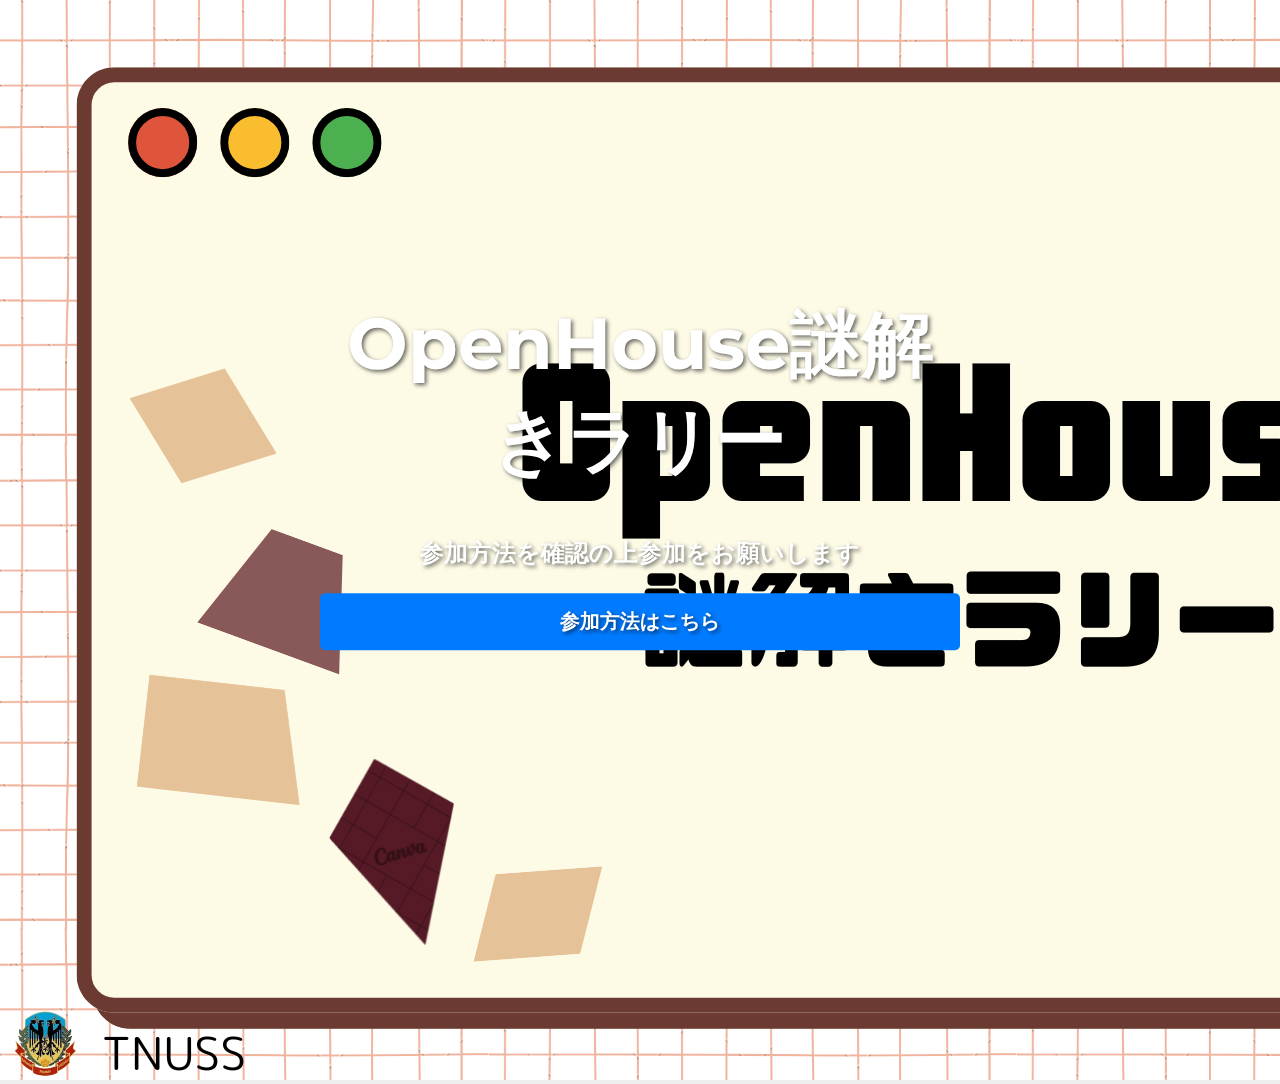
<file: nazotoki/index.html>
<!DOCTYPE html>
<html lang="ja">
<head>
<!-- made by kumapuni -->
<!-- Google tag (gtag.js) -->
<script async src="https://www.googletagmanager.com/gtag/js?id=G-0LTNZGSXLS"></script>
<script>
  window.dataLayer = window.dataLayer || [];
  function gtag(){dataLayer.push(arguments);}
  gtag('js', new Date());

  gtag('config', 'G-0LTNZGSXLS');
</script>
    <meta charset="UTF-8">
    <meta http-equiv="X-UA-Compatible" content="IE=edge">
    <meta name="viewport" content="width=device-width, initial-scale=1.0">
    <title>OpenHouse謎解きラリー</title>
    <meta name=”description“ content="文化祭での謎解きです。ぜひご参加下さい。"> 
    <link rel="stylesheet" href="https://fonts.googleapis.com/css2?family=Montserrat:wght@300;400;500;600&display=swap">
    <link rel="stylesheet" href="../data/header.css">
    <link rel="stylesheet" href="../data/style.css">
    <link rel="icon" href="../data/favicon.svg" type="image/svg+xml">
</head>

<body class="conts-body">
<section class="hero">
    <img src="./1.png">
    </div>
        <!-- バーチャルの学校のテキストとボタンを追加 -->
        <div class="virtual-school">
            <h1>OpenHouse謎解きラリー</h1>
            <p>参加方法を確認の上参加をお願いします</p>
            <a href="./join.html" class="virtual-school-button">参加方法はこちら</a>
            </div>
    </div>
</section>

<script src="https://cdnjs.cloudflare.com/ajax/libs/jquery/3.6.0/jquery.min.js"></script>
<script src="../data/script.js"></script>
</body>
</html>
</file>
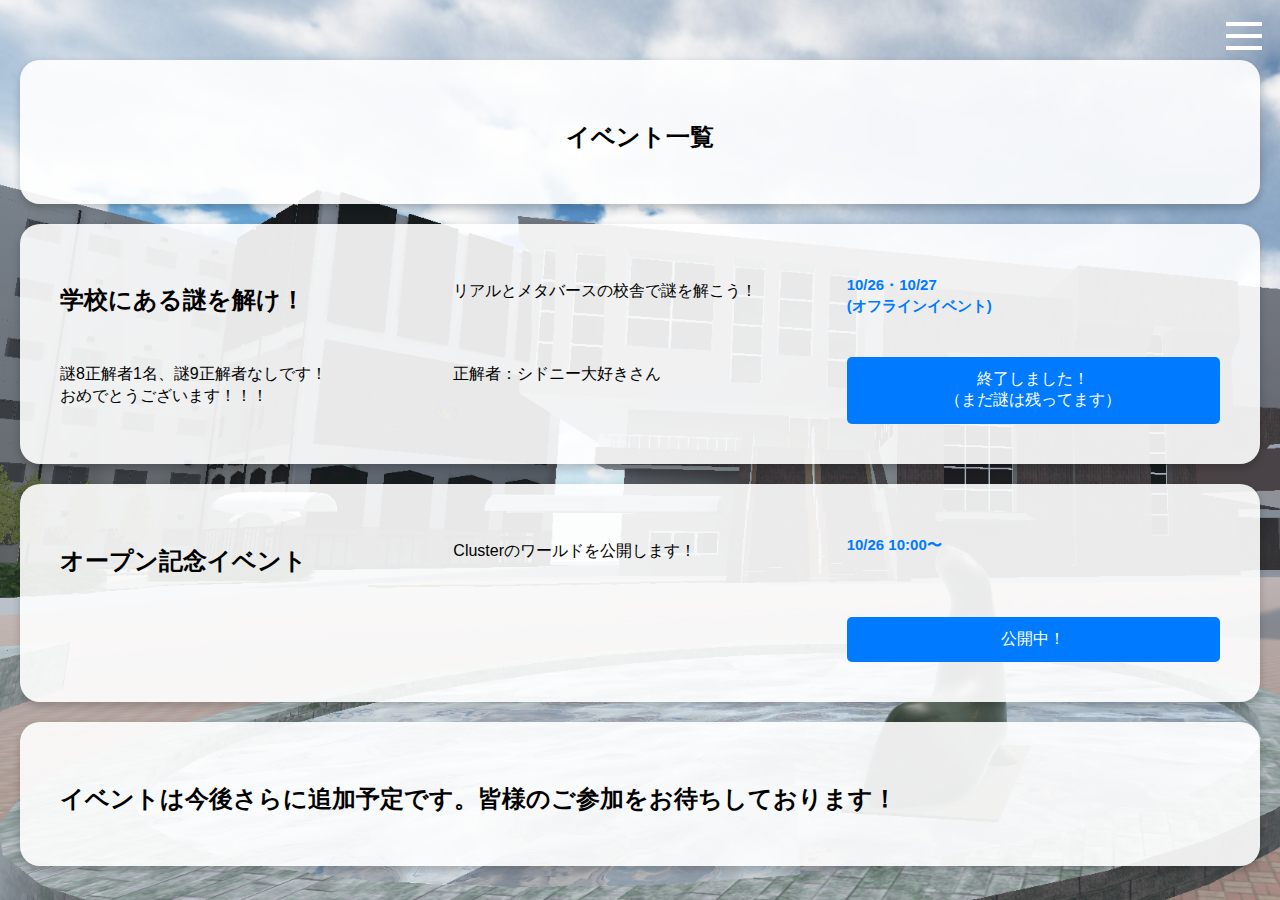
<file: event.html>
<!DOCTYPE html>
<html lang="ja">
<head>
<!-- made by kumapuni -->
<!-- Google tag (gtag.js) -->
<script async src="https://www.googletagmanager.com/gtag/js?id=G-0LTNZGSXLS"></script>
<script>
  window.dataLayer = window.dataLayer || [];
  function gtag(){dataLayer.push(arguments);}
  gtag('js', new Date());

  gtag('config', 'G-0LTNZGSXLS');
</script>
    <meta charset="UTF-8">
    <meta http-equiv="X-UA-Compatible" content="IE=edge">
    <meta name="viewport" content="width=device-width, initial-scale=1.0">
    <title>イベント|TNUSS Virtual OpenHouse 2024</title>  
    <meta name=”description“ content=“土浦日本大学中等教育学校のバーチャル文化祭です。ぜひご参加ください。“ /> 
    <link rel="preconnect" href="https://fonts.googleapis.com">
<link rel="preconnect" href="https://fonts.gstatic.com" crossorigin>
<link href="https://fonts.googleapis.com/css2?family=Noto+Sans+JP:wght@100..900&display=swap" rel="stylesheet">    <link rel="stylesheet" href="data/header.css">
    <link rel="stylesheet" href="data/style2.css">
    <link rel="icon" href="data/favicon.svg" type="image/svg+xml">
</head>
<body style="background-color: black; background-image: url('back.PNG'); background-repeat: no-repeat; background-size: cover; background-attachment: fixed;">
    <header>
        <button class="hamburger">
            <span class="hamburger_bar"></span>
            <span class="hamburger_bar"></span>
            <span class="hamburger_bar"></span>
        </button>
        <nav class="nav">
            <ul class="nav-list">
                <li class="nav-item"><a href="index.html">Home</a></li>
                <li class="nav-item"><a href="join.html">参加方法</a></li>
                <li class="nav-item"><a href="event.html">イベント一覧</a></li>
            </ul>
        </nav>
    </header>

    <section class="join-section">
        <div class="container">
            <center>  <h2>イベント一覧</h2></center>
            
    </section>
    <section class="join-section">
        <div class="container">
            
            <h2>学校にある謎を解け！</h2>
            <p>リアルとメタバースの校舎で謎を解こう！</p>
            <h1>10/26・10/27<br>(オフラインイベント)</h1>
            <p>謎8正解者1名、謎9正解者なしです！<br>おめでとうございます！！！</p>
            <p>正解者：シドニー大好きさん</p>
          <button class="join-button"><a href="./nazotoki/">終了しました！<br>（まだ謎は残ってます）</a></button>
        </div>
        </section>
        <section class="join-section">
          <div class="container">
            
            <h2>オープン記念イベント</h2>
            <p>Clusterのワールドを公開します！</p>
            <h1>10/26 10:00〜</h1>
            <p></p>
            <p></p>
           <button class="join-button"><a href="https://cluster.mu/w/1cb4697f-c334-4c01-947f-f96f1abfb413">公開中！</a></button>
    </section>
    <section class="join-section">
        <div class="container">
            
            <h2>イベントは今後さらに追加予定です。皆様のご参加をお待ちしております！</h2>
        </div>
    </section>

    <script src="https://cdnjs.cloudflare.com/ajax/libs/jquery/3.6.0/jquery.min.js"></script>
    <script src="data/script.js"></script>
</body>
</html>
</file>
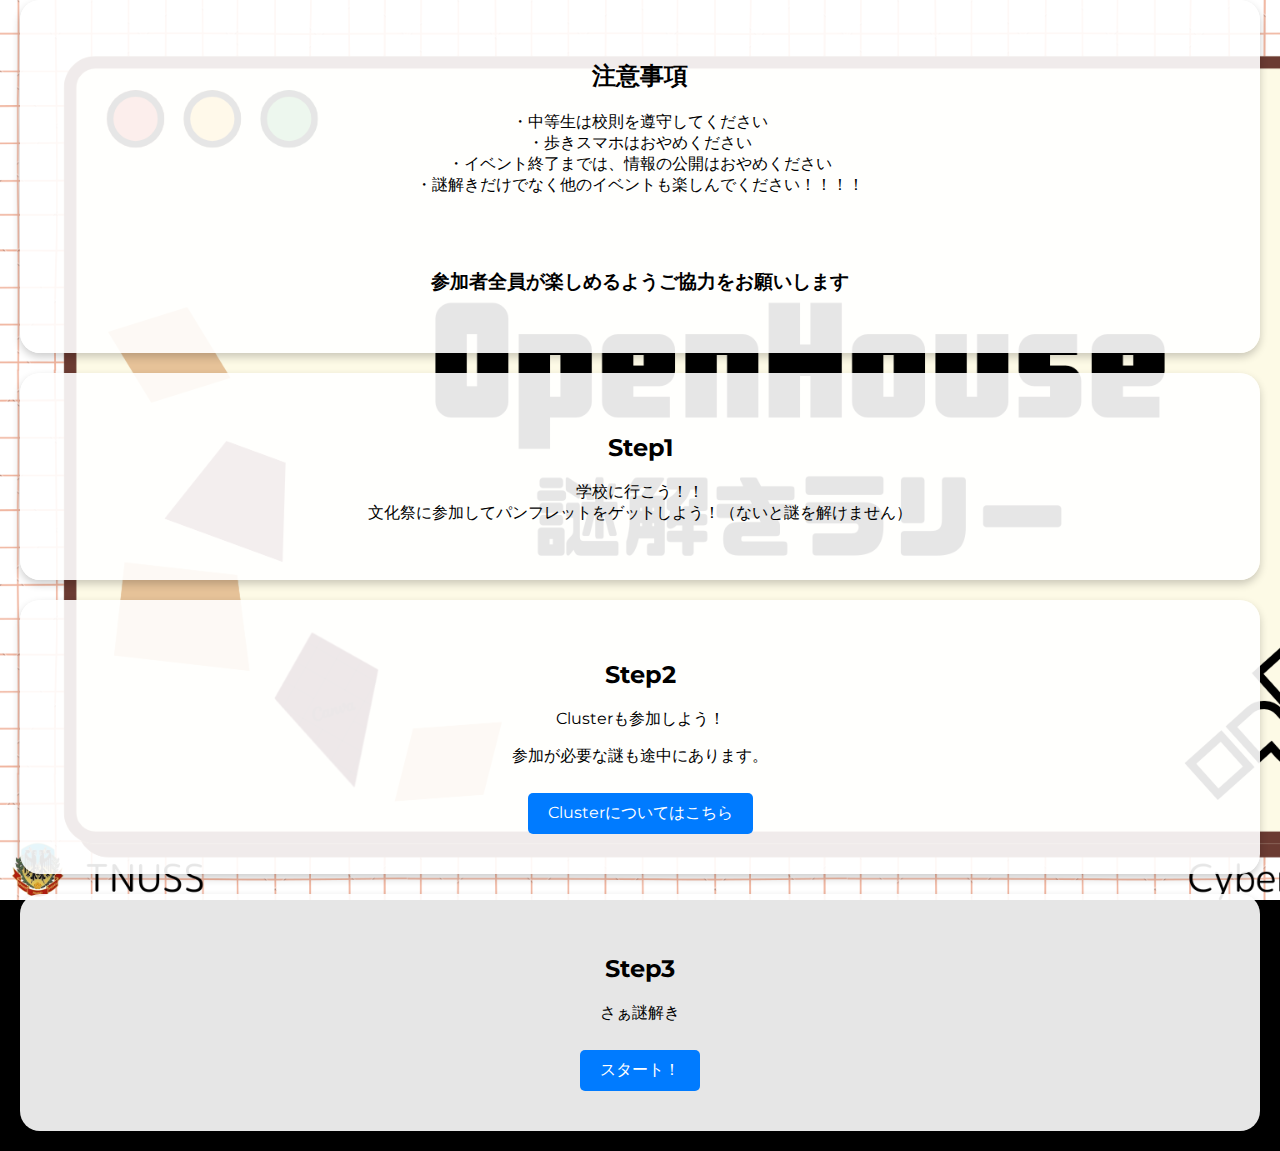
<file: nazotoki/join.html>
<!DOCTYPE html>
<html lang="ja">
<head>
<!-- made by kumapuni -->
<!-- Google tag (gtag.js) -->
<script async src="https://www.googletagmanager.com/gtag/js?id=G-0LTNZGSXLS"></script>
<script>
  window.dataLayer = window.dataLayer || [];
  function gtag(){dataLayer.push(arguments);}
  gtag('js', new Date());

  gtag('config', 'G-0LTNZGSXLS');
</script>    <meta charset="UTF-8">
    <meta http-equiv="X-UA-Compatible" content="IE=edge">
    <meta name="viewport" content="width=device-width, initial-scale=1.0">
    <title>参加方法|OpenHouse謎解きラリー</title>
    <meta name=”description“ content="文化祭での謎解きです。ぜひご参加下さい。"> 
    <link rel="stylesheet" href="https://fonts.googleapis.com/css2?family=Montserrat:wght@300;400;500;600&display=swap">
    <link rel="stylesheet" href="../data/header.css">
    <link rel="stylesheet" href="../data/style1.css">
    <link rel="icon" href="../data/favicon.svg" type="image/svg+xml">
</head>
<body style="background-color: black; background-image: url('1.png'); background-repeat: no-repeat; background-size: cover; background-attachment: fixed;">

    <section class="join-section">
        <div class="container">
            <div>
                <h2>注意事項</h2>
                <p>・中等生は校則を遵守してください<br>
                ・歩きスマホはおやめください<br>
                ・イベント終了までは、情報の公開はおやめください<br>
                ・謎解きだけでなく他のイベントも楽しんでください！！！！</p>
                <br><br>
                <h3>参加者全員が楽しめるようご協力をお願いします</h3>
            </div>
        </div>
    </section>
    
    <section class="join-section">
        <div class="container">
            <div>
                <h2>Step1</h2>
            <p>学校に行こう！！<br>
            文化祭に参加してパンフレットをゲットしよう！（ないと謎を解けません）</p>
           </div>
        </div>
    </section>

    <section class="join-section">
        <div class="container">
            <div>
                <h2>Step2</h2>
                <p>Clusterも参加しよう！</p>
                <p>参加が必要な謎も途中にあります。</p>
                <a href="../" class="join-button">Clusterについてはこちら</a>
            </div>
        </div>
    </section>

<section class="join-section">
    <div class="container">
        <div>
            <h2>Step3</h2>
            <p>さぁ謎解き</p>
            <a href="./story.html" class="join-button">スタート！</a>
        </div>
    </div>
</section>


    <script src="https://cdnjs.cloudflare.com/ajax/libs/jquery/3.6.0/jquery.min.js"></script>
    <script src="../data/script.js"></script>
</body>
</html>
</file>
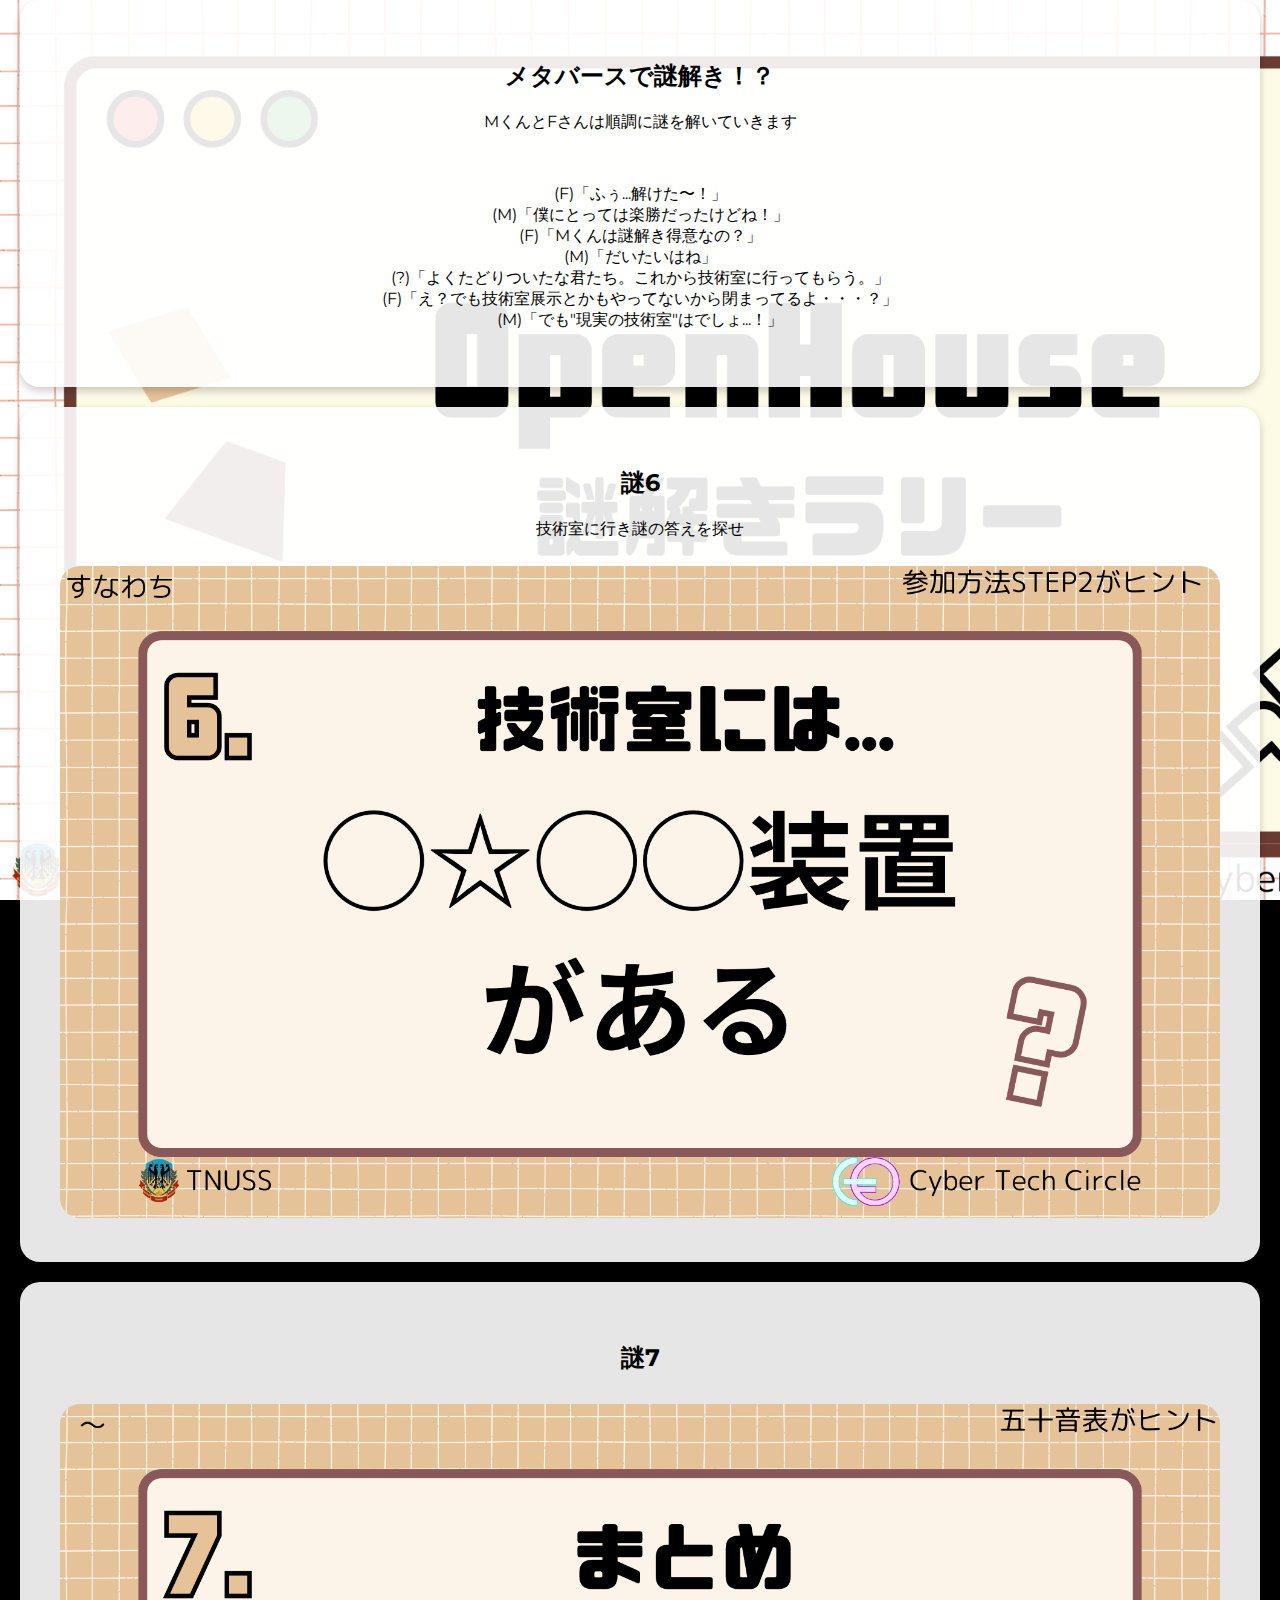
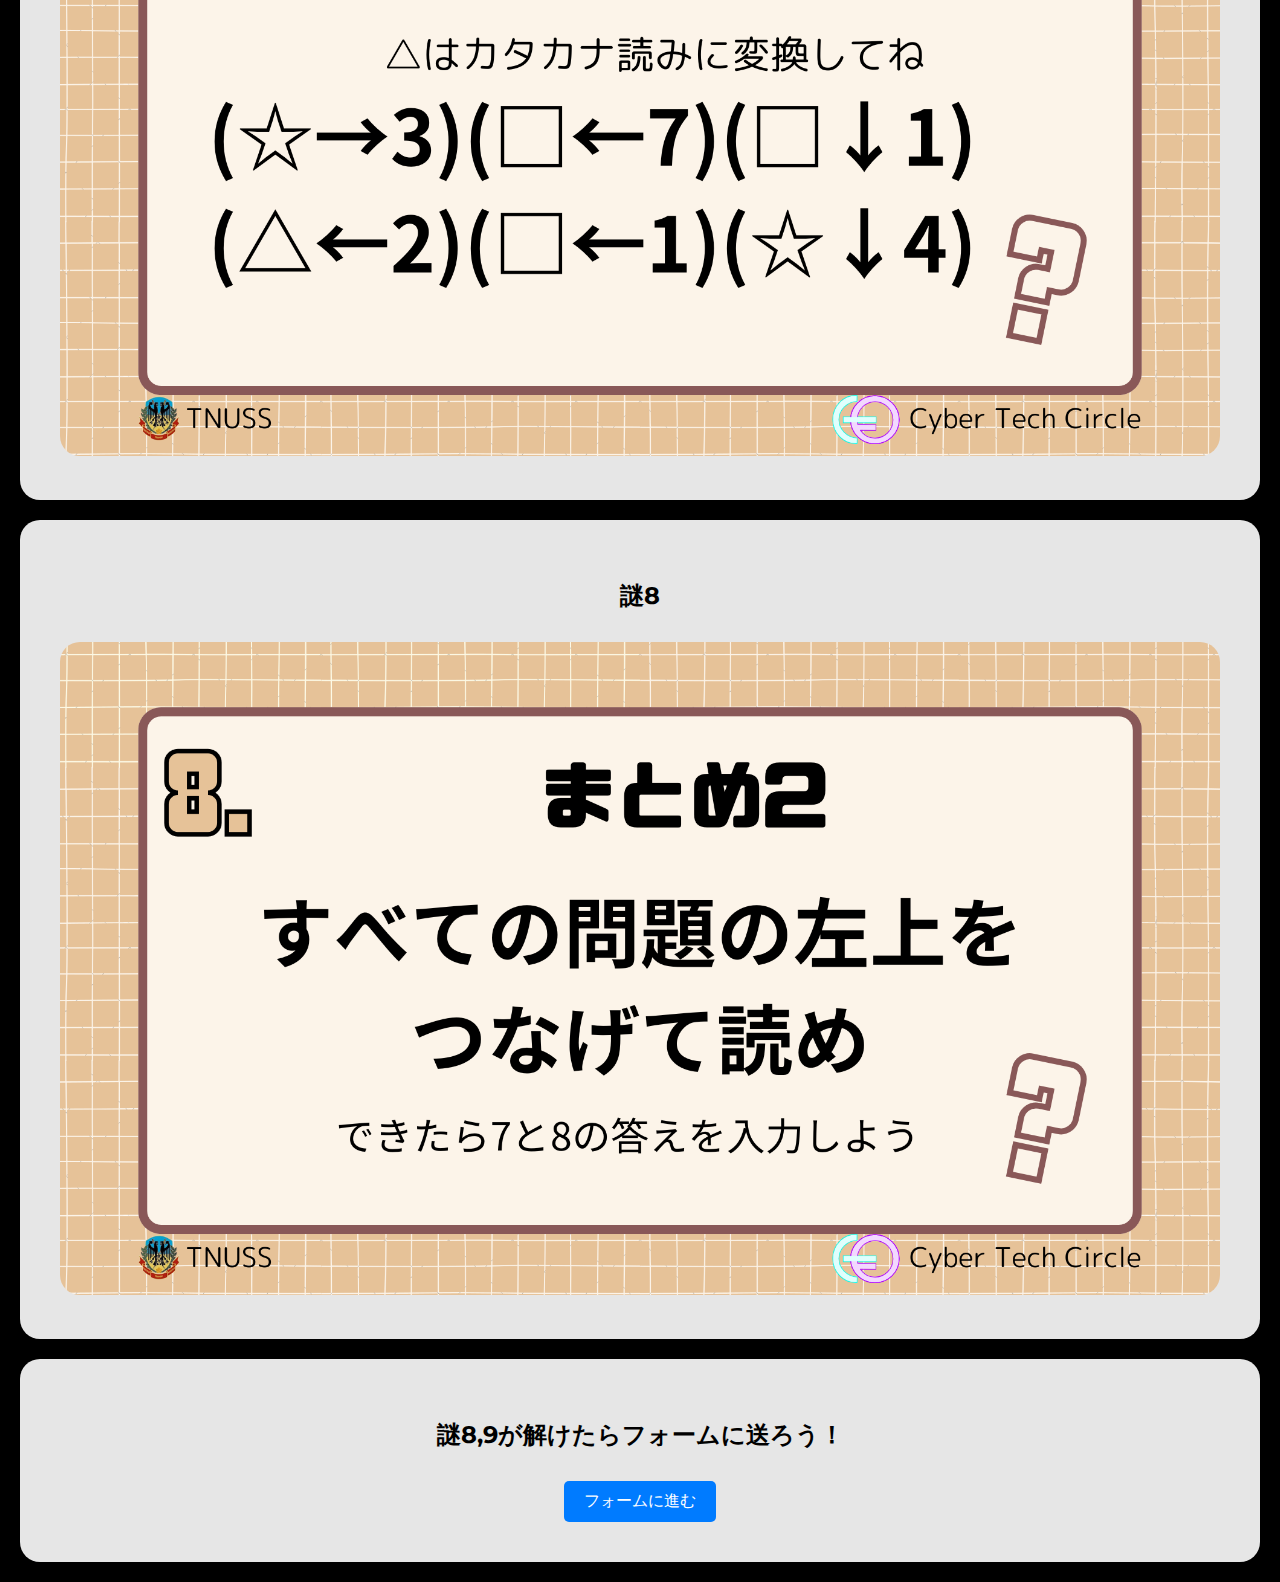
<file: nazotoki/QR.html>
<!DOCTYPE html>
<html lang="ja">
<head>
<!-- made by kumapuni -->
<!-- Google tag (gtag.js) -->
<script async src="https://www.googletagmanager.com/gtag/js?id=G-0LTNZGSXLS"></script>
<script>
  window.dataLayer = window.dataLayer || [];
  function gtag(){dataLayer.push(arguments);}
  gtag('js', new Date());

  gtag('config', 'G-0LTNZGSXLS');
</script>    <meta charset="UTF-8">
    <meta http-equiv="X-UA-Compatible" content="IE=edge">
    <meta name="viewport" content="width=device-width, initial-scale=1.0">
    <title>QRコードサイト|OpenHouse謎解きラリー</title>
    <meta name=”description“ content="謎解きスタートストーリー"> 
    <link rel="stylesheet" href="https://fonts.googleapis.com/css2?family=Montserrat:wght@300;400;500;600&display=swap">
    <link rel="stylesheet" href="../data/header.css">
    <link rel="stylesheet" href="../data/style1.css">
    <link rel="icon" href="../data/favicon.svg" type="image/svg+xml">
</head>
<body style="background-color: black; background-image: url('1.png'); background-repeat: no-repeat; background-size: cover; background-attachment: fixed;">

    <section class="join-section">
        <div class="container">
            <div>
                <h2>メタバースで謎解き！？</h2>
                <p>MくんとFさんは順調に謎を解いていきます</p>
                <br>
                <p>
                    (F)「ふぅ...解けた〜！」<br>
                    (M)「僕にとっては楽勝だったけどね！」<br>
                    (F)「Mくんは謎解き得意なの？」<br>
                    (M)「だいたいはね」<br>
                    (?)「よくたどりついたな君たち。これから技術室に行ってもらう。」<br>
                    (F)「え？でも技術室展示とかもやってないから閉まってるよ・・・？」<br>
                    (M)「でも"現実の技術室"はでしょ...！」<br>
                </p></div>
        </div>
    </section>
    
    <section class="join-section">
        <div class="container">
            <div>
                <h2>謎6</h2>
            <p>技術室に行き謎の答えを探せ</p>
        <img src="qr7.png">
        </div>
        </div>
    </section>

    <section class="join-section">
        <div class="container">
            <div>
                <h2>謎7</h2>
                <img src="qr8.png">
            </div>
        </div>
    </section>


    <section class="join-section">
        <div class="container">
            <div>
                <h2>謎8</h2>
                <img src="qr9.png">
            </div>
        </div>
    </section>

    <section class="join-section">
        <div class="container">
            <div>
                <h2>謎8,9が解けたらフォームに送ろう！</h2>
                <a href="https://forms.gle/rUMFPvxkWrv7LJs78" class="join-button">フォームに進む</a>
            </div>
        </div>
    </section>

    <script src="https://cdnjs.cloudflare.com/ajax/libs/jquery/3.6.0/jquery.min.js"></script>
    <script src="../data/script.js"></script>
</body>
</html>
</file>
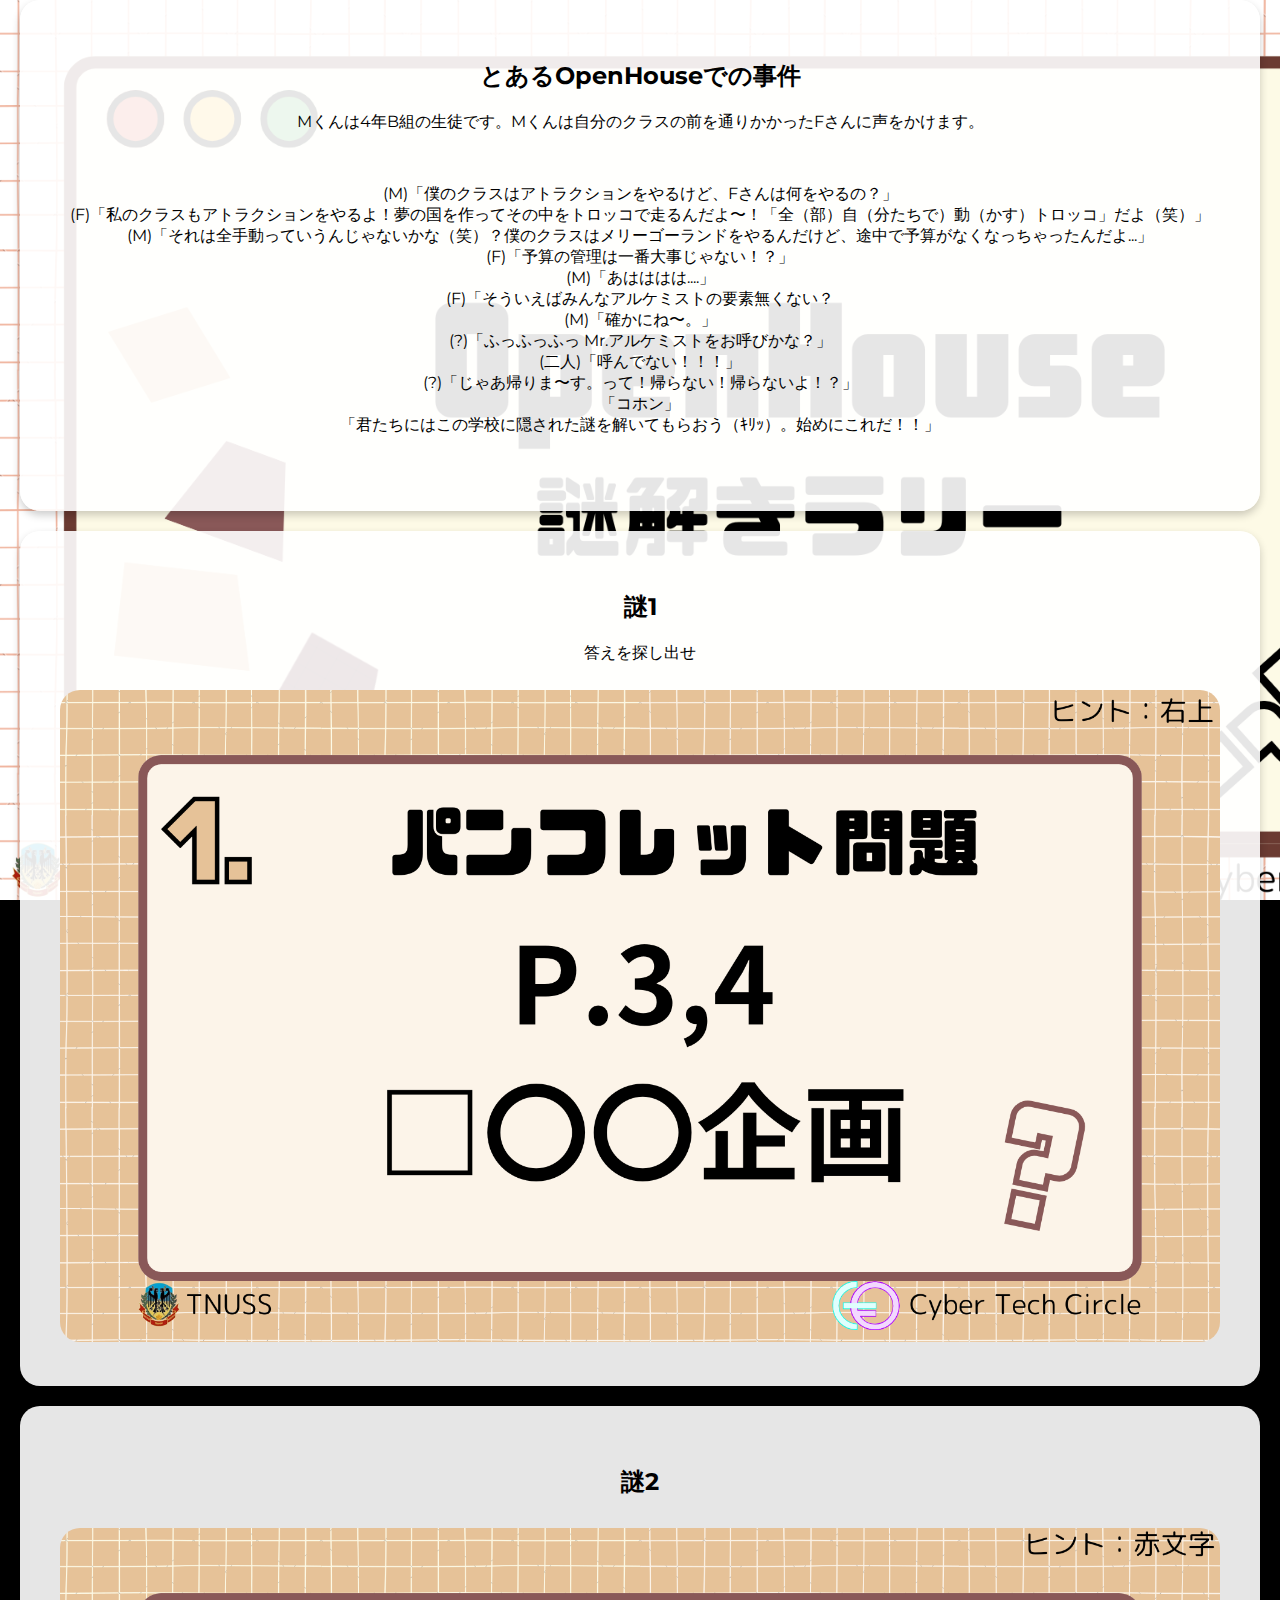
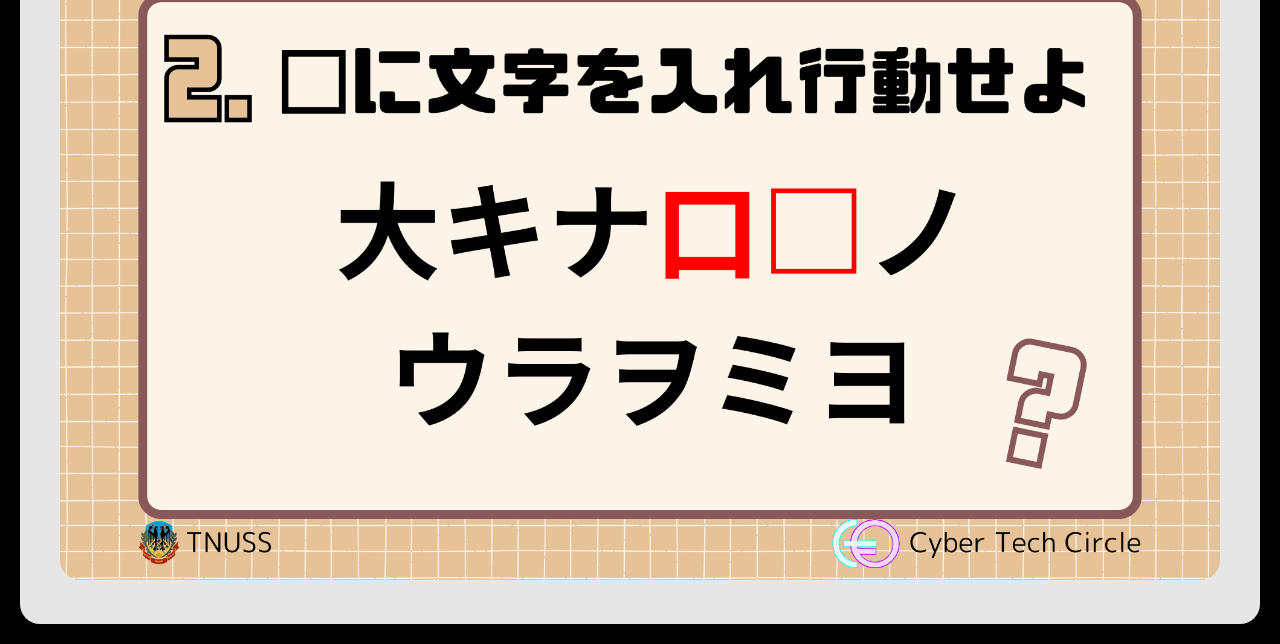
<file: nazotoki/story.html>
<!DOCTYPE html>
<html lang="ja">
<head>
<!-- made by kumapuni -->
<!-- Google tag (gtag.js) -->
<script async src="https://www.googletagmanager.com/gtag/js?id=G-0LTNZGSXLS"></script>
<script>
  window.dataLayer = window.dataLayer || [];
  function gtag(){dataLayer.push(arguments);}
  gtag('js', new Date());

  gtag('config', 'G-0LTNZGSXLS');
</script>    <meta charset="UTF-8">
    <meta http-equiv="X-UA-Compatible" content="IE=edge">
    <meta name="viewport" content="width=device-width, initial-scale=1.0">
    <title>ストーリー|OpenHouse謎解きラリー</title>
    <meta name=”description“ content="謎解きスタートストーリー"> 
    <link rel="stylesheet" href="https://fonts.googleapis.com/css2?family=Montserrat:wght@300;400;500;600&display=swap">
    <link rel="stylesheet" href="../data/header.css">
    <link rel="stylesheet" href="../data/style1.css">
    <link rel="icon" href="../data/favicon.svg" type="image/svg+xml">
</head>
<body style="background-color: black; background-image: url('1.png'); background-repeat: no-repeat; background-size: cover; background-attachment: fixed;">

    <section class="join-section">
        <div class="container">
            <div>
                <h2>とあるOpenHouseでの事件</h2>
                <p>Mくんは4年B組の生徒です。Mくんは自分のクラスの前を通りかかったFさんに声をかけます。</p>
                <br>
                <p>
                    (M)「僕のクラスはアトラクションをやるけど、Fさんは何をやるの？」<br>
                    (F)「私のクラスもアトラクションをやるよ！夢の国を作ってその中をトロッコで走るんだよ〜！「全（部）自（分たちで）動（かす）トロッコ」だよ（笑）」<br>
                    (M)「それは全手動っていうんじゃないかな（笑）？僕のクラスはメリーゴーランドをやるんだけど、途中で予算がなくなっちゃったんだよ...」<br>
                    (F)「予算の管理は一番大事じゃない！？」<br>
                    (M)「あはははは....」<br>
                    (F)「そういえばみんなアルケミストの要素無くない？<br>
                    (M)「確かにね〜。」<br>
                    (?)「ふっふっふっ Mr.アルケミストをお呼びかな？」<br>
                    (二人)「呼んでない！！！」<br>
                    (?)「じゃあ帰りま〜す。って！帰らない！帰らないよ！？」<br>
                        「コホン」<br>
                        「君たちにはこの学校に隠された謎を解いてもらおう（ｷﾘｯ）。始めにこれだ！！」</p><br>
            </div>
        </div>
    </section>
    
    <section class="join-section">
        <div class="container">
            <div>
                <h2>謎1</h2>
            <p>答えを探し出せ</p>
        <img src="2.png">
        </div>
        </div>
    </section>

    <section class="join-section">
        <div class="container">
            <div>
                <h2>謎2</h2>
                <img src="3.png">
            </div>
        </div>
    </section>


    <script src="https://cdnjs.cloudflare.com/ajax/libs/jquery/3.6.0/jquery.min.js"></script>
    <script src="../data/script.js"></script>
</body>
</html>
</file>
<file: data/header.css>
/* ナビゲーションリストの書体をMonteserratに変更 */
    .nav-list {
        font-family: 'Montserrat', sans-serif;
        font-size: 20px;
        font-weight: bold;
        position: center;
        justify-content: center;
        align-items: center;
    }

    .nav-item {
        margin-bottom: 10px;
    }
        @media (max-width: 768px) {
        .conts-body {
            width: 100%;
            height: auto;
        }

        .hamburger {
            top: 10px;
            right: 10px;
        }
    }
      .hamburger {
        width: 40px;
        height: 32px;
        position: absolute;
        top: 20px;
        right: 16px;
        z-index: 100;
        cursor: pointer;
    }

    .hamburger_bar {
        display: block;
        width: 100%;
        height: 4px;
        position: absolute;
        left: 0;
         background: #fff; /* 背面要素の背景色が黒(#000)の場合、白(#fff)に設定 */
        transition: top 0.24s, transform 0.24s, opacity 0.24s;
    }

    .hamburger_bar:nth-child(1) {
        top: 0;
    }

    .hamburger_bar:nth-child(2) {
        top: 50%;
        transform: translateY(-50%);
    }

    .hamburger_bar:nth-child(3) {
        top: 100%;
        transform: translateY(-100%);
    }

    .hamburger_bar.is_active:nth-child(1) {
        top: 50%;
        transform: translateY(-50%) rotate(135deg);
    }

    .hamburger_bar.is_active:nth-child(2) {
        transform: translate(50%, -50%);
        opacity: 0;
    }

    .hamburger_bar.is_active:nth-child(3) {
        top: 50%;
        transform: translateY(-50%) rotate(-135deg);
    }

    .nav {
        position: absolute;
        top: 0;
        left: 0;
        bottom: 0;
        right: 0;
        z-index: 99;
   background: rgba(255, 255, 255, 0.9); /* 半透明の背景色 */
        display: flex;
        justify-content: center;
        align-items: center;
        opacity: 0;
        transition: opacity 0.24s;
        pointer-events: none;
    }

    .nav.is_active {
        opacity: 1;
        pointer-events: auto;
    }

   

    button {
        border-color: transparent;
        background: transparent;
        cursor: pointer;
    }

    ul {
        list-style-type: none;
        margin: 0;
        padding: 0;
    }

    a {
        text-decoration: none;
        color: inherit;
    }
</file>
<file: data/style.css>
body {
    margin: 0;
    padding: 0;
}

.hero {
    position: relative;
    z-index: 1;
    width: 100%;
    height: 100vh;
}

.video-box {
    position: relative;
    overflow: hidden;
    width: 100%;
    height: 100vh;
    background-attachment: fixed;
}

.video {
    position: absolute;
    top: 50%;
    left: 50%;
    min-width: 100%;
    min-height: 100%;
    -webkit-transform: translate(-50%, -50%);
    -moz-transform: translate(-50%, -50%);
    transform: translate(-50%, -50%);
    z-index: -1;
}

    .overlay::after {
        position: absolute;
        top: 0;
        left: 0;
        display: block;
        width: 100%;
        height: 100%;
        content: "";
        background: rgba(0, 0, 0, 0.4);
    }

    .conts-body {
        position: fixed;
        top: 0;
        left: 0;
        right: 0;
        bottom: 0;
        background: #eee;
    }

  

    @media (max-width: 768px) {
        .conts-body {
            width: 100%;
            height: auto;
        }

        .hamburger {
            top: 10px;
            right: 10px;
        }
    }
   .virtual-school {
        position: absolute;
        top: 50%;
        left: 50%;
        transform: translate(-50%, -50%);
        text-align: center;
        color: #fff;
        font-family: 'Montserrat', sans-serif; /* Monteserrat書体を使用 */
        font-size: 36px; /* 大きな文字に変更 */
        font-weight: bold;
        text-shadow: 2px 2px 4px rgba(0, 0, 0, 0.6);
    }

    .virtual-school p {
        font-size: 24px; /* 大きな文字に変更 */
        margin-top: 10px;
    }

    .virtual-school-button {
        display: block; /* ボタンをブロック要素に変更 */
        margin-top: 20px;
        margin-left: auto; /* 左右中央に配置 */
        margin-right: auto;
        padding: 15px 20px; /* ボタンの余白を調整 */
        background-color: #007BFF; /* ボタンの背景色を設定 */
        color: #fff;
        font-family: 'Montserrat', sans-serif; /* Monteserrat書体を使用 */
        font-size: 20px; /* 大きな文字に変更 */
        text-decoration: none;
        border-radius: 5px;
        transition: background-color 0.3s;
    }

    .virtual-school-button:hover {
        background-color: #0056b3; /* ホバー時の背景色を設定 */
    }
</file>
<file: data/style2.css>
/* 既存のスタイルは省略 */
        
        body {
            background-color: black;
            background-image: url('macOS-Sonoma-light.jpg');
            background-repeat: no-repeat;
            background-size: cover;
            background-attachment: fixed;
            margin: 0; /* Remove default margin */
            padding: 0; /* Remove default padding */
            font-family: 'Montserrat', sans-serif;
            
        }

        .container {
            display: grid;
            grid-template-columns: repeat(auto-fit, minmax(300px, 1fr));
            gap: 20px;
            margin: 20px;
        }

/* 既存のスタイルは省略 */

.join-section {
    background-color: rgba(255, 255, 255, 0.9);
    padding: 20px;
    text-align: left;
    border-radius: 20px;
    box-shadow: 0 4px 8px rgba(0, 0, 0, 0.2);
    margin: 0 20px;
    margin-bottom: 20px;
    display: block;
    line-height: 1.4; /* 行間を狭く設定 */
}

/* イベントタイトルのスタイル */
.join-section h2 {
    font-size: 24px; /* イベントタイトルのフォントサイズ */
    margin-bottom: 10px;
  
}
.join-section h1 {
    font-size: 15px; /* イベントタイトルのフォントサイズ */
    margin-bottom: 10px;
    color: #007bff;
}

/* イベント詳細のスタイル */
.join-section .event-details {
    font-size: 20px; /* イベント詳細のフォントサイズ */
    margin-bottom: 10px;
}

/* イベント日程のスタイル */
.join-section .event-date {
    font-size: 18px; /* イベント日程のフォントサイズ */
    color: #777;
    margin-bottom: 20px;
}

/* イベントに参加するボタンのスタイル */
.join-button {
    background-color: #007bff;
    color: #fff;
    padding: 10px 20px;
    text-decoration: none;
    border-radius: 5px;
    display: inline-block;
    margin-top: 10px;
    transition: background-color 0.3s;
    font-size: 16px; /* ボタンのフォントサイズ */
}

.join-button:hover {
    background-color: #0056b3;
}

/* モバイルデバイス用のスタイル */
@media screen and (max-width: 767px) {
    .join-section {
        margin-left: 10px;
        margin-right: 10px;
        text-align: center;
    }
}




  header {
            padding: 30px 0; /* 上下に余白を設定 */
        }

        .app-button {
            margin-top: 20px;
            border-radius: 15px;
            text-align: center;
            transition: background-color 0.3s, transform 0.3s;
            margin-right: 10px;
            display: inline-block;
        }

        .app-button a img {
            width: 150px;
            height: auto;
            border-radius: 0;
            object-fit: contain;
        }

        .app-button p {
            font-family: 'Montserrat', sans-serif;
            font-size: 18px;
            color: #000000;
            margin-top: 10px;
        }

        /* Add this CSS to style the "Join Now" button */
.join-button {
    background-color: #007bff; /* Blue background color */
    color: #fff; /* White text color */
    padding: 10px 20px; /* Add some padding for better button appearance */
    text-decoration: none; /* Remove underline */
    border-radius: 5px; /* Add rounded corners */
    display: inline-block;
    margin-top: 10px; /* Add some top margin for spacing */
}

.join-button:hover {
    background-color: #0056b3; /* Darker blue on hover */
}


/* Add this CSS for mobile devices */
@media screen and (max-width: 767px) {
    body {
        background-attachment: initial; /* Remove fixed background for mobile */
    }

    .container {
        grid-template-columns: 1fr; /* Make a single column for mobile */
    }

    .join-section {
        margin-left: 10px; /* Adjust margin for mobile */
        margin-right: 10px; /* Adjust margin for mobile */
        text-align: center;
    }

    .join-section img {
        margin: 10px auto; /* Center images horizontally and add some margin */
    }

    .app-button {
        display: block; /* Make buttons stack vertically for mobile */
        margin: 10px auto; /* Center buttons horizontally and add some margin */
    }
}
</file>
<file: data/style1.css>
/* 既存のスタイルは省略 */
        
        body {
            background-color: black;
            background-image: url('macOS-Sonoma-light.jpg');
            background-repeat: no-repeat;
            background-size: cover;
            background-attachment: fixed;
            margin: 0; /* Remove default margin */
            padding: 0; /* Remove default padding */
            font-family: 'Montserrat', sans-serif;
            
        }

        .container {
            display: grid;
            grid-template-columns: repeat(auto-fit, minmax(300px, 1fr));
            gap: 20px;
            margin: 20px;
        }

/* 既存のスタイルは省略 */
.join-section {
    background-color: rgba(255, 255, 255, 0.9);
    padding: 20px;
    text-align: center;
    border-radius: 20px;
    box-shadow: 0 4px 8px rgba(0, 0, 0, 0.2);
    margin: 0 20px; /* 左右のスペースを設定 */
    margin-bottom: 20px;
    display: block;
}


  header {
            padding: 30px 0; /* 上下に余白を設定 */
        }

.join-section img {
    max-width: 100%;
    height: auto;
    margin-top: 10px;
    border-radius: 20px; /* 画像を角丸にする */
}

        .app-button {
            margin-top: 20px;
            border-radius: 15px;
            text-align: center;
            transition: background-color 0.3s, transform 0.3s;
            margin-right: 10px;
            display: inline-block;
        }

        .app-button a img {
            width: 150px;
            height: auto;
            border-radius: 0;
            object-fit: contain;
        }

        .app-button p {
            font-family: 'Montserrat', sans-serif;
            font-size: 18px;
            color: #000000;
            margin-top: 10px;
        }

        /* Add this CSS to style the "Join Now" button */
.join-button {
    background-color: #007bff; /* Blue background color */
    color: #fff; /* White text color */
    padding: 10px 20px; /* Add some padding for better button appearance */
    text-decoration: none; /* Remove underline */
    border-radius: 5px; /* Add rounded corners */
    display: inline-block;
    margin-top: 10px; /* Add some top margin for spacing */
}

.join-button:hover {
    background-color: #0056b3; /* Darker blue on hover */
}


/* Add this CSS for mobile devices */
@media screen and (max-width: 767px) {
    body {
        background-attachment: initial; /* Remove fixed background for mobile */
    }

    .container {
        grid-template-columns: 1fr; /* Make a single column for mobile */
    }

    .join-section {
        margin-left: 10px; /* Adjust margin for mobile */
        margin-right: 10px; /* Adjust margin for mobile */
        text-align: center;
    }

    .join-section img {
        margin: 10px auto; /* Center images horizontally and add some margin */
    }

    .app-button {
        display: block; /* Make buttons stack vertically for mobile */
        margin: 10px auto; /* Center buttons horizontally and add some margin */
    }
}
</file>
